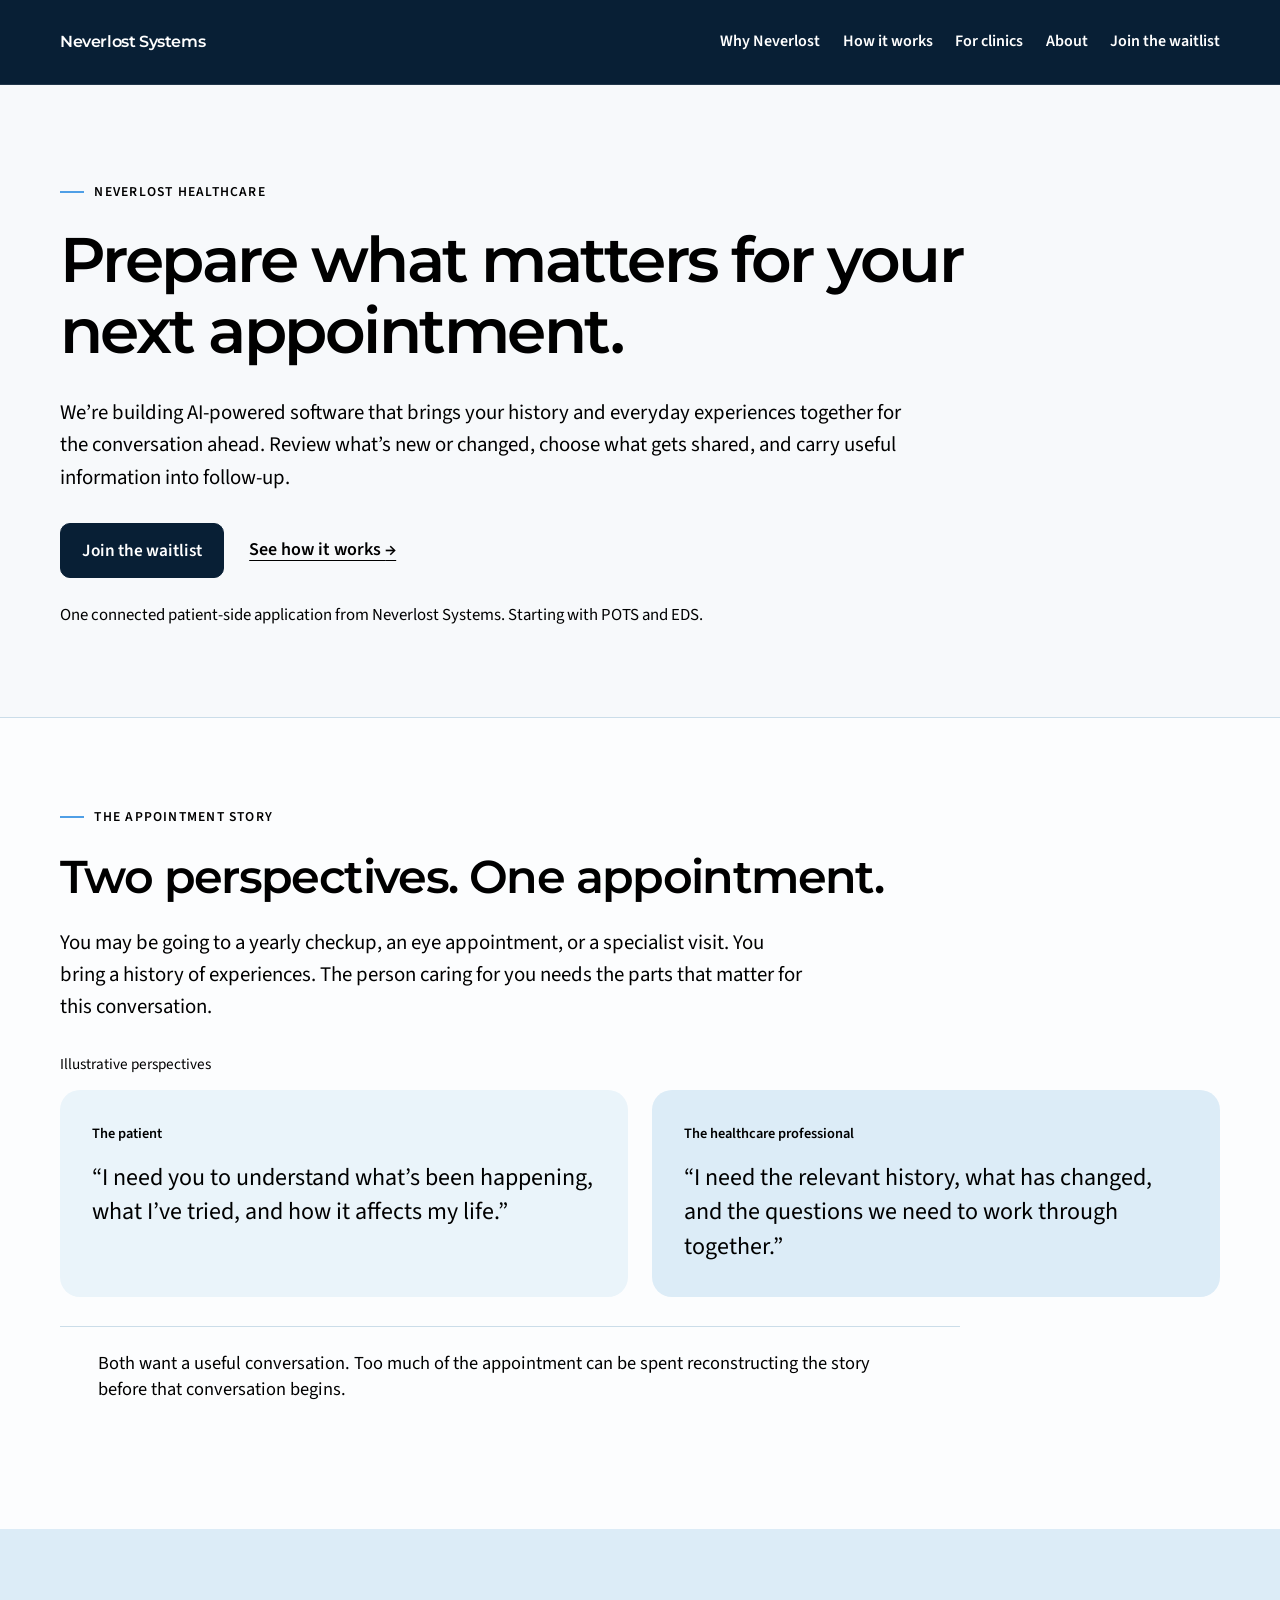
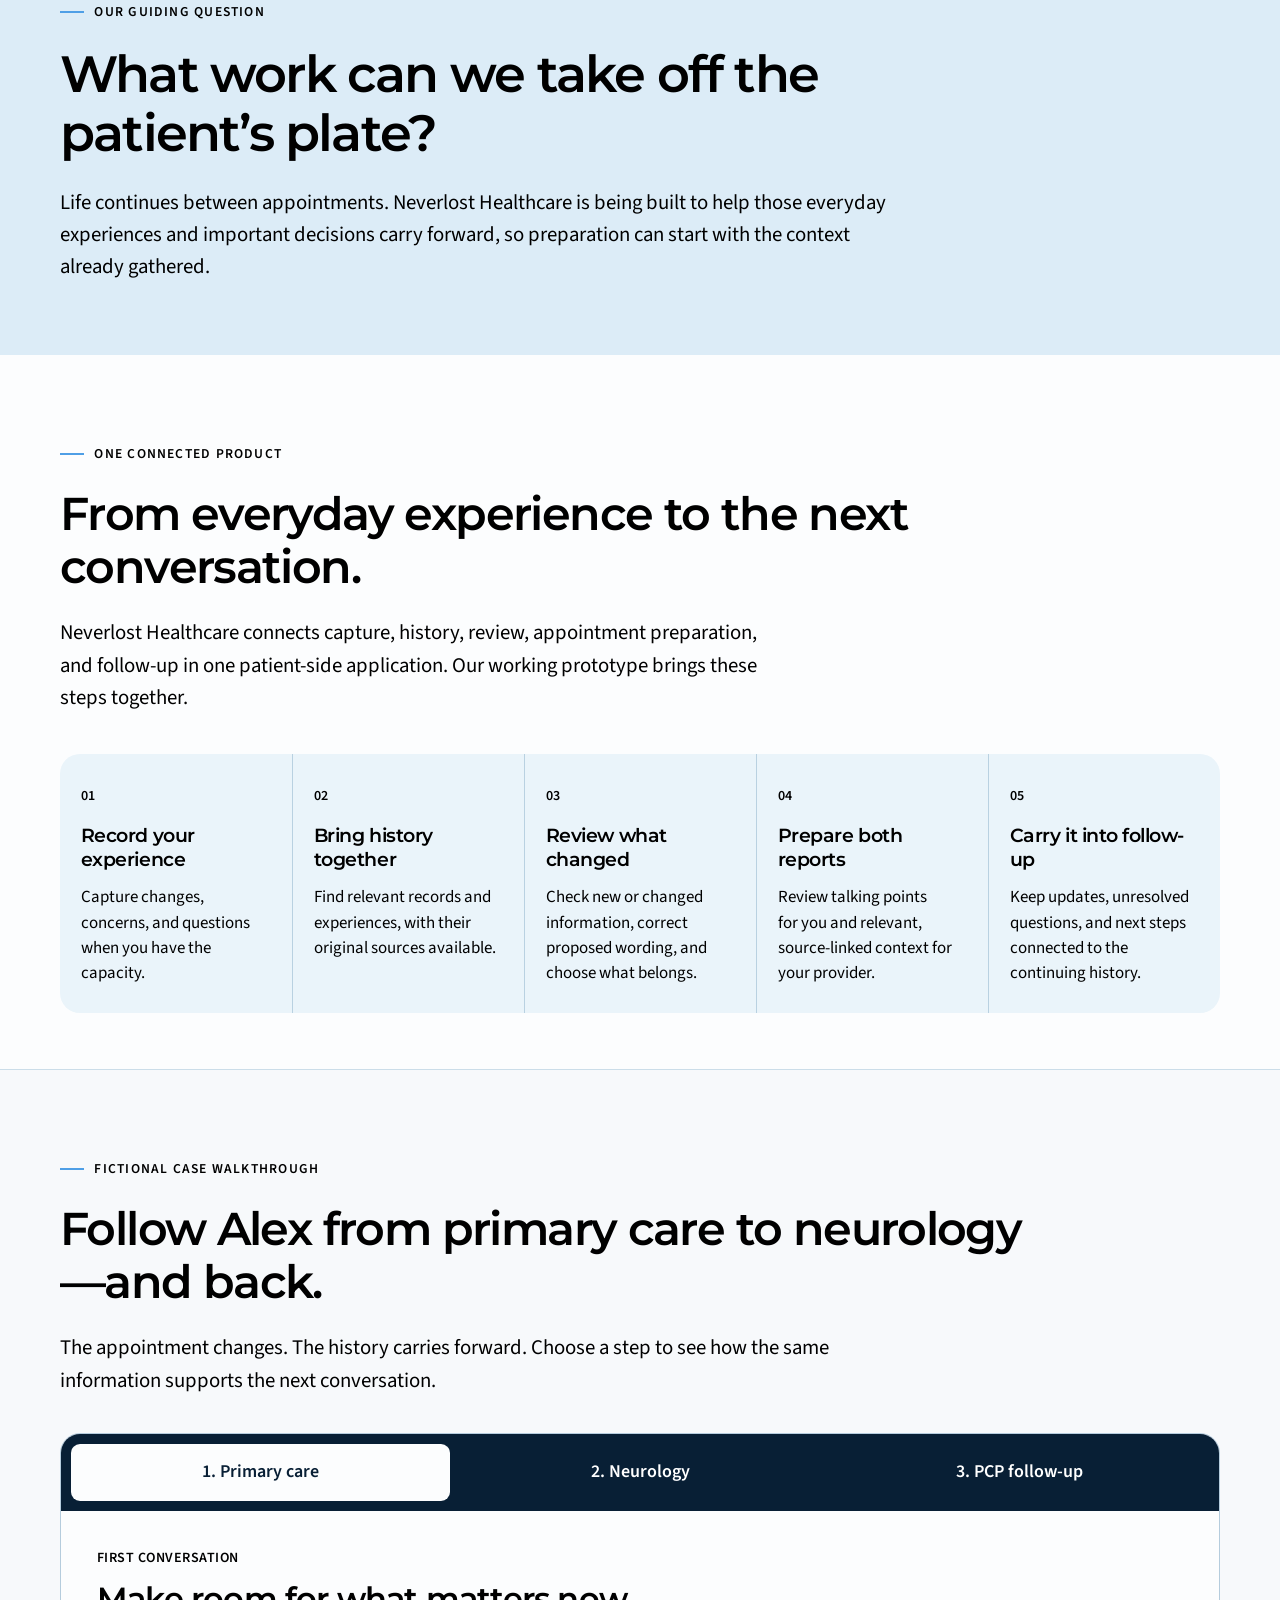
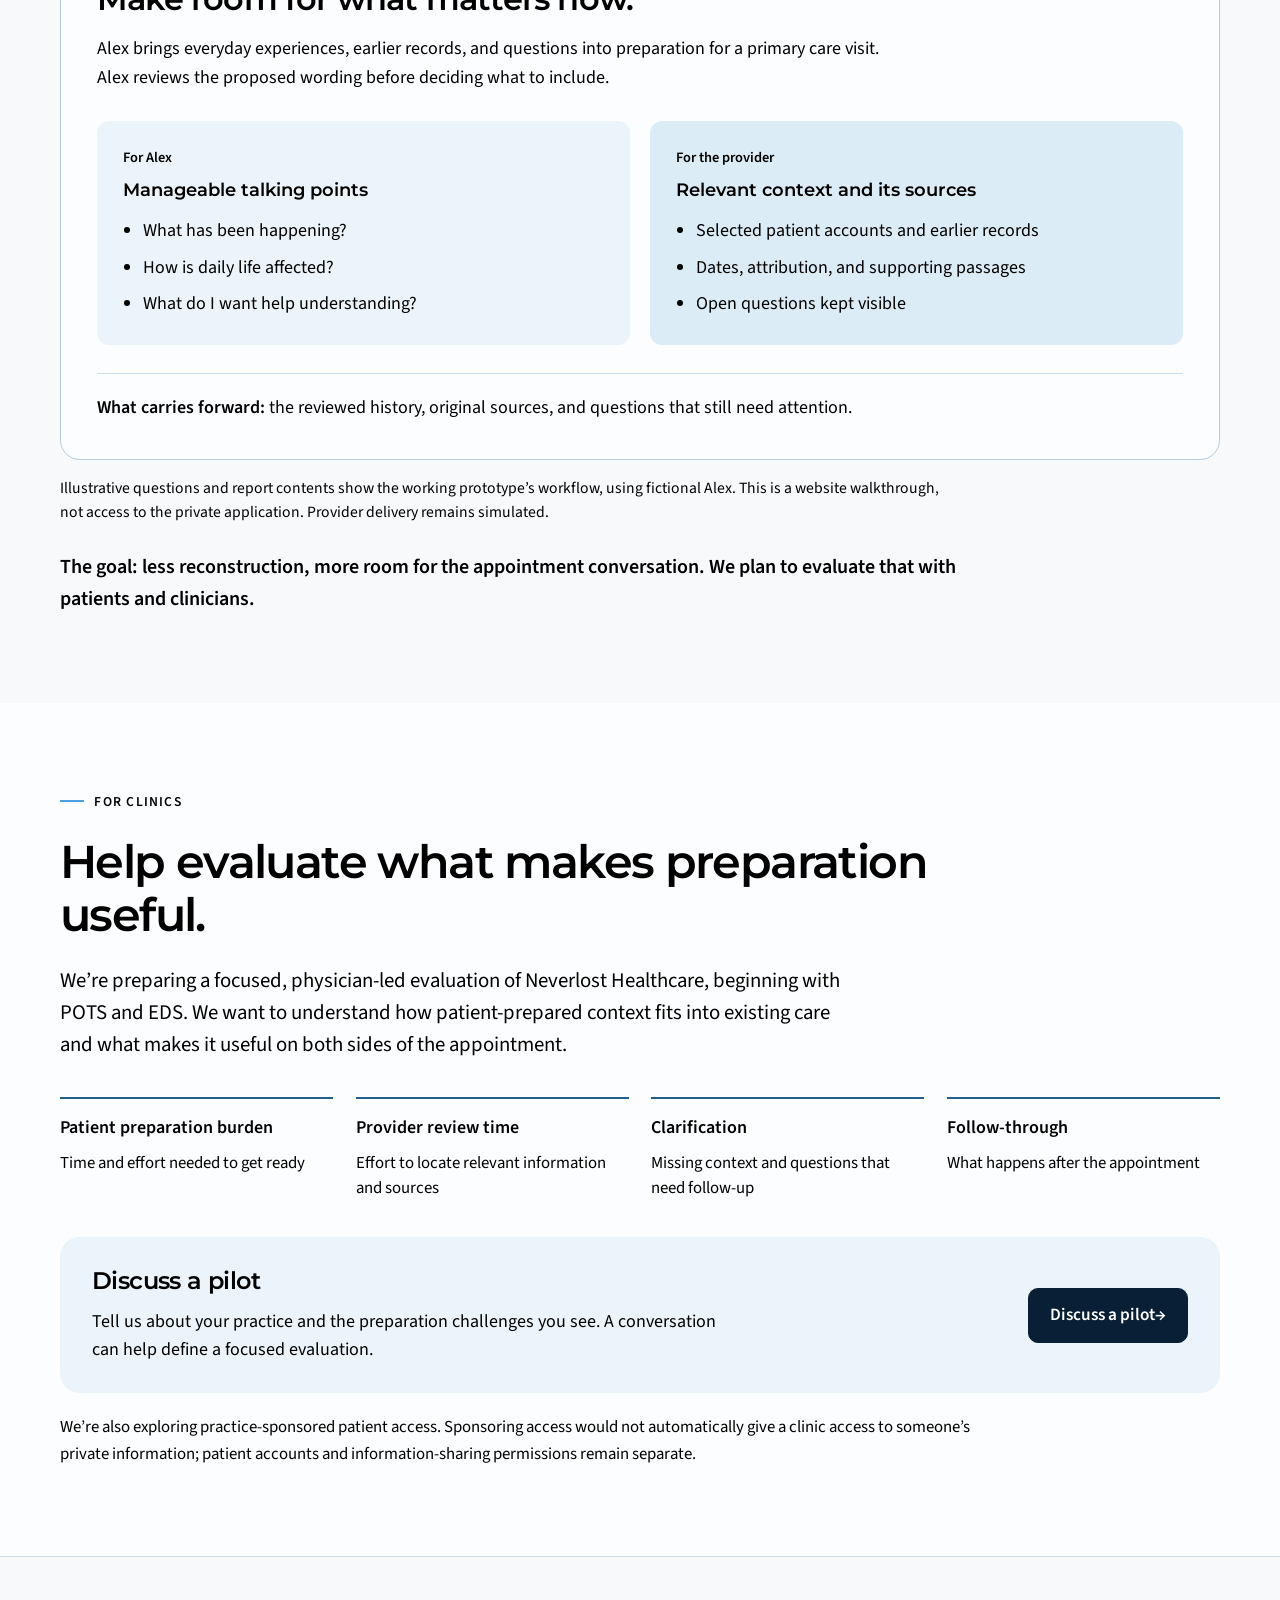
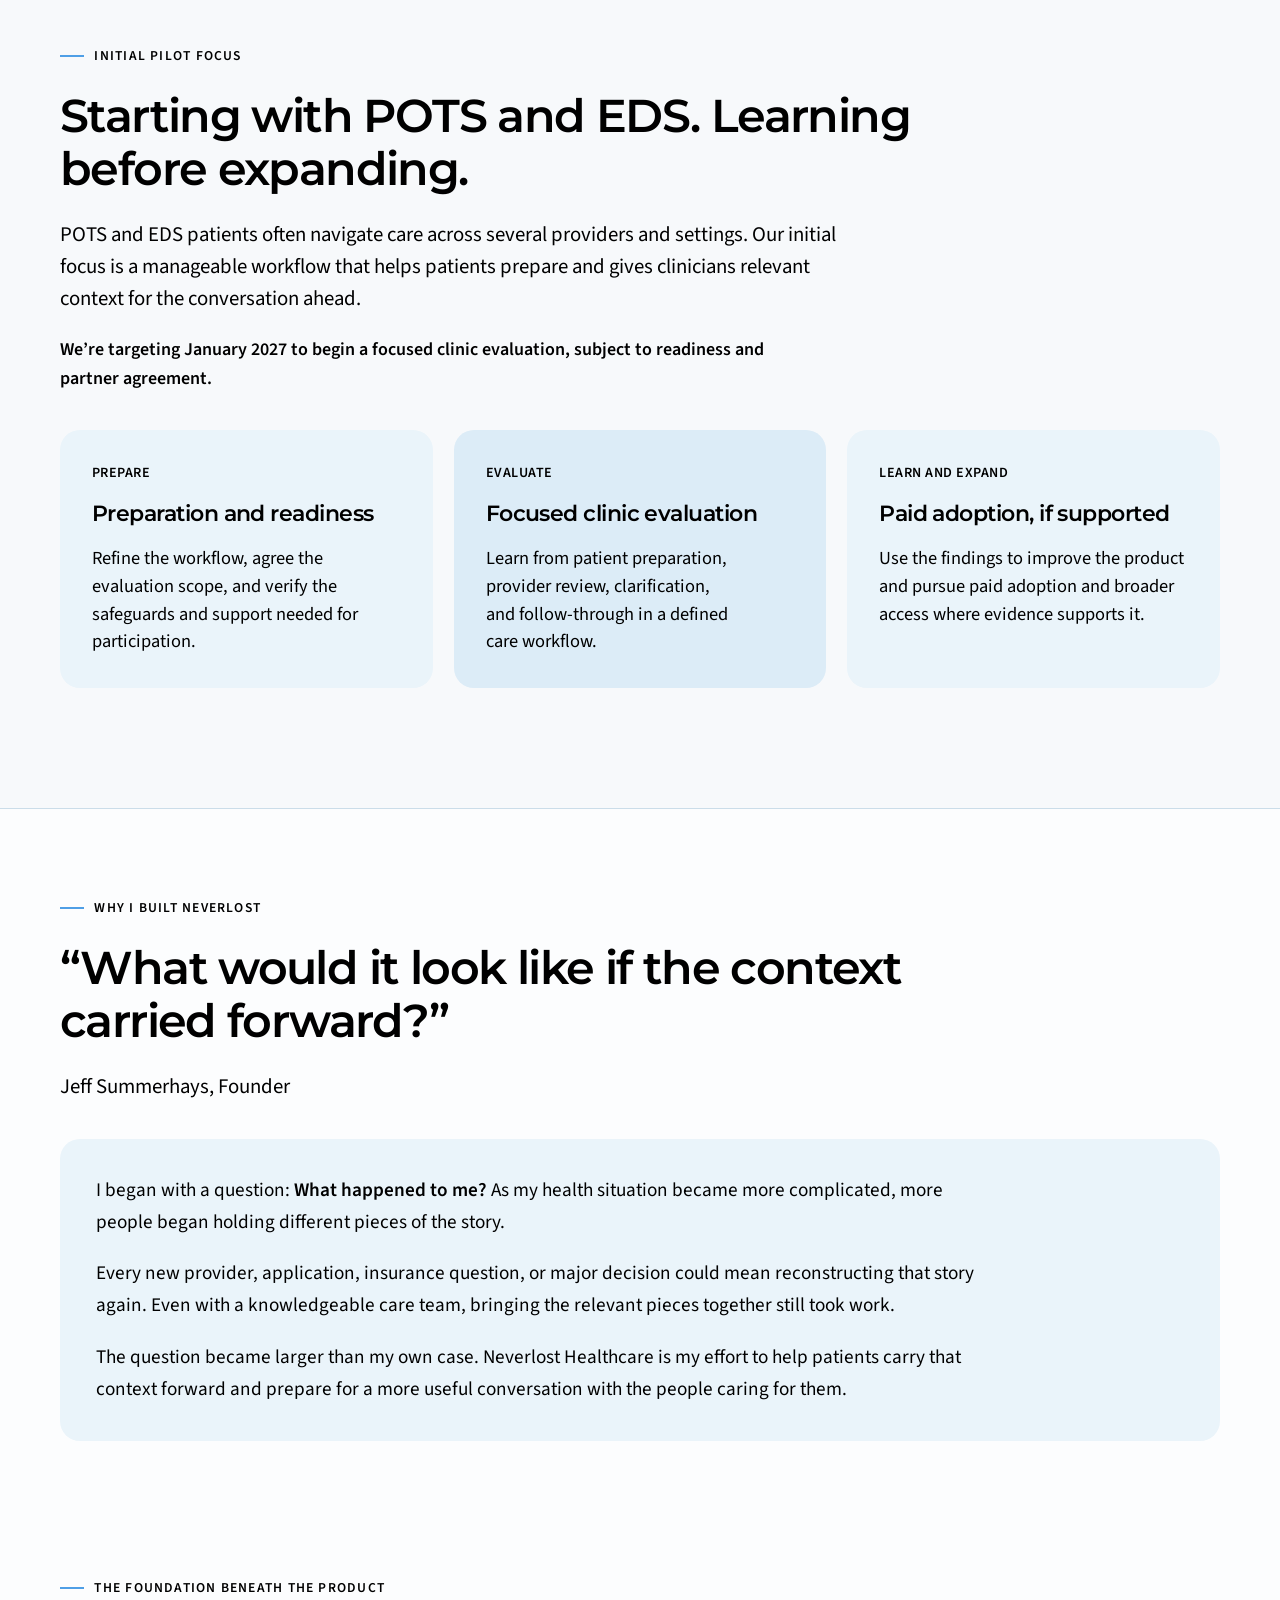
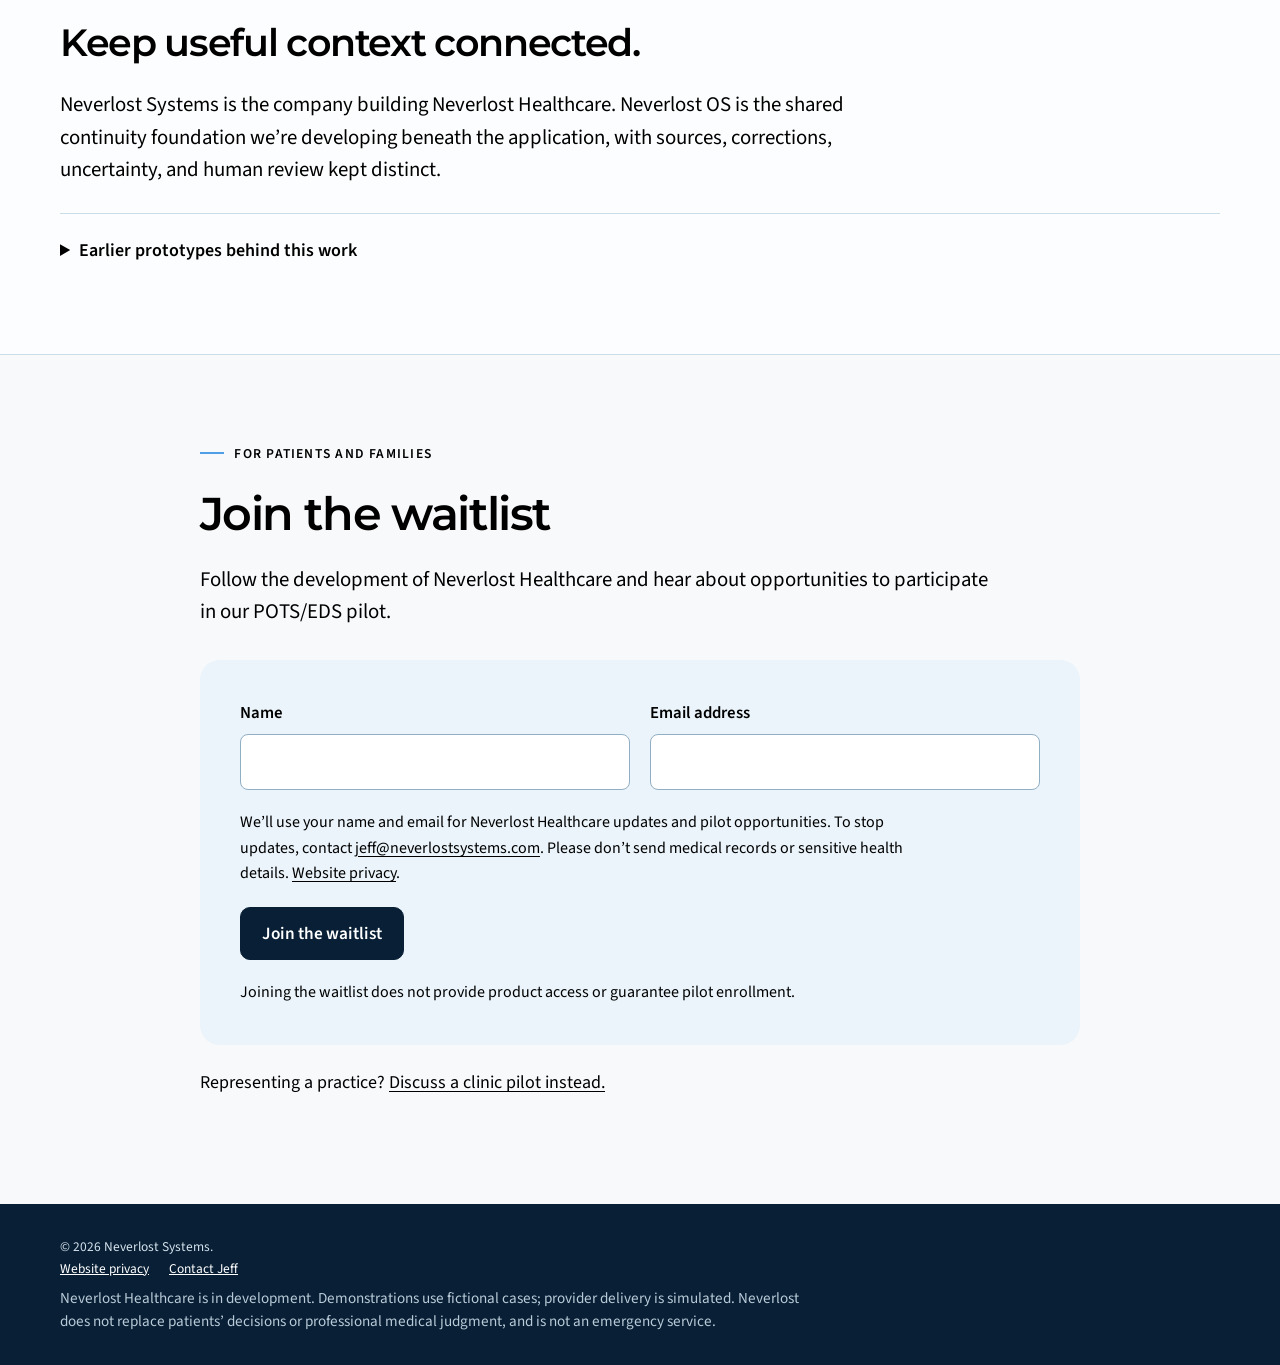
<file: index.html>
<!doctype html>
<html lang="en">
<head>
  <meta charset="utf-8">
  <meta name="viewport" content="width=device-width, initial-scale=1">
  <meta name="description" content="Neverlost Healthcare is patient-side AI software in development to connect everyday experiences, relevant history, reviewed reports, and follow-up. Built by Neverlost Systems.">
  <title>Neverlost Healthcare | Prepare for Your Next Appointment</title>

  <link rel="canonical" href="https://neverlostsystems.com/">
  <meta property="og:title" content="Neverlost Healthcare | Prepare for Your Next Appointment">
  <meta property="og:description" content="Prepare what matters for your next appointment. One connected patient-side application, built by Neverlost Systems.">
  <meta property="og:type" content="website">
  <meta property="og:url" content="https://neverlostsystems.com/">
  <meta property="og:image" content="https://neverlost-case-navigator.vercel.app/brand/nvlt-youtube-logo.png">
  <meta property="og:image:alt" content="Neverlost Systems NVLT logo">
  <meta name="twitter:card" content="summary">
  <meta name="twitter:title" content="Neverlost Healthcare | Prepare for Your Next Appointment">
  <meta name="twitter:description" content="Prepare what matters for your next appointment. One connected patient-side application, built by Neverlost Systems.">
  <meta name="twitter:image" content="https://neverlost-case-navigator.vercel.app/brand/nvlt-youtube-logo.png">

  <!-- Google tag (gtag.js) -->
  <script async src="https://www.googletagmanager.com/gtag/js?id=G-YWR8YKJC0G"></script>
  <script>
    window.dataLayer = window.dataLayer || [];
    function gtag(){dataLayer.push(arguments);}
    gtag('js', new Date());
    gtag('config', 'G-YWR8YKJC0G');
  </script>

  <link rel="stylesheet" href="styles.css">
  <link rel="stylesheet" href="brand-refresh.css">
  <link rel="stylesheet" href="positioning.css">
  <link rel="icon" type="image/svg+xml" href="assets/nvlt-official-logo.svg">
  <link rel="stylesheet" href="healthcare.css">
  <script src="script.js" defer></script>
  <script src="walkthrough.js" defer></script>
</head>
<body>
  <a class="skip-link" href="#main">Skip to content</a>
  <header class="site-header">
    <div class="container nav-wrap">
      <a class="brand" href="#top" aria-label="Neverlost Systems home"><span>Neverlost Systems</span></a>
      <button class="nav-toggle" type="button" aria-expanded="false" aria-controls="primary-nav">Menu</button>
      <nav id="primary-nav" class="primary-nav" aria-label="Primary navigation">
        <a href="#encounter-problem">Why Neverlost</a>
        <a href="#initial-product">How it works</a>
        <a href="#clinics">For clinics</a>
        <a href="#about">About</a>
        <a href="#early-access">Join the waitlist</a>
      </nav>
    </div>
  </header>
  <main id="main">
    <section id="top" class="hero section">
      <div class="container hero-grid"><div class="hero-copy">
        <p class="eyebrow">Neverlost Healthcare</p>
        <h1>Prepare what matters for your next appointment.</h1>
        <p class="hero-lede">We’re building AI-powered software that brings your history and everyday experiences together for the conversation ahead. Review what’s new or changed, choose what gets shared, and carry useful information into follow-up.</p>
        <div class="hero-actions"><a class="button button-primary" href="#early-access">Join the waitlist</a><a class="text-link" href="#live-demos">See how it works <span aria-hidden="true">→</span></a></div>
        <p class="hero-focus">One connected patient-side application from Neverlost Systems. Starting with POTS and EDS.</p>
      </div></div>
    </section>

    <section id="encounter-problem" class="section section-muted" aria-labelledby="problem-title">
      <div class="container">
        <p class="eyebrow">The appointment story</p>
        <h2 id="problem-title">Two perspectives. One appointment.</h2>
        <p class="section-lede">You may be going to a yearly checkup, an eye appointment, or a specialist visit. You bring a history of experiences. The person caring for you needs the parts that matter for this conversation.</p>
        <p class="illustration-note">Illustrative perspectives</p>
        <div class="perspective-grid">
          <article class="perspective-card"><p class="perspective-label">The patient</p><blockquote>“I need you to understand what’s been happening, what I’ve tried, and how it affects my life.”</blockquote></article>
          <article class="perspective-card"><p class="perspective-label">The healthcare professional</p><blockquote>“I need the relevant history, what has changed, and the questions we need to work through together.”</blockquote></article>
        </div>
        <p class="encounter-summary">Both want a useful conversation. Too much of the appointment can be spent reconstructing the story before that conversation begins.</p>
      </div>
    </section>

    <section id="guiding-question" class="section guiding-section" aria-labelledby="guiding-title">
      <div class="container"><p class="eyebrow">Our guiding question</p><h2 id="guiding-title">What work can we take off the patient’s plate?</h2><p class="section-lede">Life continues between appointments. Neverlost Healthcare is being built to help those everyday experiences and important decisions carry forward, so preparation can start with the context already gathered.</p></div>
    </section>

    <section id="initial-product" class="section" aria-labelledby="product-title">
      <div class="container">
        <p class="eyebrow">One connected product</p>
        <h2 id="product-title">From everyday experience to the next conversation.</h2>
        <p class="section-lede">Neverlost Healthcare connects capture, history, review, appointment preparation, and follow-up in one patient-side application. Our working prototype brings these steps together.</p>
        <ol class="care-sequence">
          <li><span class="card-index" aria-hidden="true">01</span><h3>Record your experience</h3><p>Capture changes, concerns, and questions when you have the capacity.</p></li>
          <li><span class="card-index" aria-hidden="true">02</span><h3>Bring history together</h3><p>Find relevant records and experiences, with their original sources available.</p></li>
          <li><span class="card-index" aria-hidden="true">03</span><h3>Review what changed</h3><p>Check new or changed information, correct proposed wording, and choose what belongs.</p></li>
          <li><span class="card-index" aria-hidden="true">04</span><h3>Prepare both reports</h3><p>Review talking points for you and relevant, source-linked context for your provider.</p></li>
          <li><span class="card-index" aria-hidden="true">05</span><h3>Carry it into follow-up</h3><p>Keep updates, unresolved questions, and next steps connected to the continuing history.</p></li>
        </ol>
      </div>
    </section>

    <section id="live-demos" class="section walkthrough-section" aria-labelledby="walkthrough-title">
      <div class="container">
        <p class="eyebrow">Fictional case walkthrough</p>
        <h2 id="walkthrough-title">Follow Alex from primary care to neurology—and back.</h2>
        <p class="section-lede">The appointment changes. The history carries forward. Choose a step to see how the same information supports the next conversation.</p>
        <div class="care-walkthrough" data-walkthrough>
          <div class="journey-tabs" role="tablist" aria-label="Alex’s care journey" hidden>
            <button id="tab-primary-care" type="button" role="tab" aria-selected="true" aria-controls="primary-care" tabindex="0">1. Primary care</button>
            <button id="tab-neurology" type="button" role="tab" aria-selected="false" aria-controls="neurology" tabindex="-1">2. Neurology</button>
            <button id="tab-follow-up" type="button" role="tab" aria-selected="false" aria-controls="follow-up" tabindex="-1">3. PCP follow-up</button>
          </div>
          <section id="primary-care" class="journey-panel" aria-labelledby="primary-care-title">
            <div class="journey-intro"><p class="product-status">First conversation</p><h3 id="primary-care-title">Make room for what matters now.</h3><p>Alex brings everyday experiences, earlier records, and questions into preparation for a primary care visit. Alex reviews the proposed wording before deciding what to include.</p></div>
            <div class="report-pair">
              <article><p class="report-audience">For Alex</p><h4>Manageable talking points</h4><ul><li>What has been happening?</li><li>How is daily life affected?</li><li>What do I want help understanding?</li></ul></article>
              <article><p class="report-audience">For the provider</p><h4>Relevant context and its sources</h4><ul><li>Selected patient accounts and earlier records</li><li>Dates, attribution, and supporting passages</li><li>Open questions kept visible</li></ul></article>
            </div>
            <p class="carry-forward"><strong>What carries forward:</strong> the reviewed history, original sources, and questions that still need attention.</p>
          </section>
          <section id="neurology" class="journey-panel" aria-labelledby="neurology-title">
            <div class="journey-intro"><p class="product-status">A different conversation</p><h3 id="neurology-title">Prepare for the specialist without starting over.</h3><p>For neurology, Alex can bring earlier context together with more recent experiences. What belongs in this specialist conversation is reviewed for that purpose.</p></div>
            <div class="report-pair">
              <article><p class="report-audience">For Alex</p><h4>Questions for this visit</h4><ul><li>What has changed since primary care?</li><li>What have I already discussed or tried?</li><li>Which questions remain unresolved?</li></ul></article>
              <article><p class="report-audience">For the provider</p><h4>Specialist-relevant preparation</h4><ul><li>Earlier context alongside newer information</li><li>Source-linked accounts and records</li><li>Uncertainty and corrections retained</li></ul></article>
            </div>
            <p class="carry-forward"><strong>What carries forward:</strong> the specialist record and subsequent experiences can become part of the next preparation after capture and review.</p>
          </section>
          <section id="follow-up" class="journey-panel" aria-labelledby="follow-up-title">
            <div class="journey-intro"><p class="product-status">Return to primary care</p><h3 id="follow-up-title">Begin with what happened next.</h3><p>At PCP follow-up, Alex prepares an updated view of the continuing story. New information can change the current draft while earlier decisions and saved report versions remain available.</p></div>
            <div class="report-pair">
              <article><p class="report-audience">For Alex</p><h4>A clearer follow-up conversation</h4><ul><li>What happened after the specialist visit?</li><li>What was manageable, difficult, or still unclear?</li><li>What should we discuss next?</li></ul></article>
              <article><p class="report-audience">For the provider</p><h4>Updates in context</h4><ul><li>The specialist record and newer patient accounts</li><li>Changes tied to their supporting sources</li><li>Unresolved questions and next steps</li></ul></article>
            </div>
            <p class="carry-forward"><strong>What carries forward:</strong> a more useful starting point for the next conversation, with the deeper history still available.</p>
          </section>
        </div>
        <p class="walkthrough-note">Illustrative questions and report contents show the working prototype’s workflow, using fictional Alex. This is a website walkthrough, not access to the private application. Provider delivery remains simulated.</p>
        <p class="outcome-intent">The goal: less reconstruction, more room for the appointment conversation. We plan to evaluate that with patients and clinicians.</p>
      </div>
    </section>

    <section id="clinics" class="section clinics-section" aria-labelledby="clinics-title">
      <div class="container"><p class="eyebrow">For clinics</p>
        <h2 id="clinics-title">Help evaluate what makes preparation useful.</h2>
        <p class="section-lede">We’re preparing a focused, physician-led evaluation of Neverlost Healthcare, beginning with POTS and EDS. We want to understand how patient-prepared context fits into existing care and what makes it useful on both sides of the appointment.</p>
        <dl class="evaluation-measures"><div><dt>Patient preparation burden</dt><dd>Time and effort needed to get ready</dd></div><div><dt>Provider review time</dt><dd>Effort to locate relevant information and sources</dd></div><div><dt>Clarification</dt><dd>Missing context and questions that need follow-up</dd></div><div><dt>Follow-through</dt><dd>What happens after the appointment</dd></div></dl>
        <div class="clinic-invitation"><div><h3>Discuss a pilot</h3><p>Tell us about your practice and the preparation challenges you see. A conversation can help define a focused evaluation.</p></div><a class="button button-primary" href="mailto:jeff@neverlostsystems.com?subject=Neverlost%20Healthcare%20clinic%20pilot">Discuss a pilot <span aria-hidden="true">→</span></a></div>
        <p class="sponsorship-note">We’re also exploring practice-sponsored patient access. Sponsoring access would not automatically give a clinic access to someone’s private information; patient accounts and information-sharing permissions remain separate.</p>
      </div>
    </section>

    <section id="advocacy" class="section focus-section" aria-labelledby="pilot-title">
      <div class="container"><p class="eyebrow">Initial pilot focus</p><h2 id="pilot-title">Starting with POTS and EDS. Learning before expanding.</h2>
        <p class="section-lede">POTS and EDS patients often navigate care across several providers and settings. Our initial focus is a manageable workflow that helps patients prepare and gives clinicians relevant context for the conversation ahead.</p>
        <p class="pilot-target">We’re targeting January 2027 to begin a focused clinic evaluation, subject to readiness and partner agreement.</p>
        <div class="pilot-roadmap" aria-label="Proposed pilot progression">
          <article class="roadmap-card"><p class="product-status">Prepare</p><h3>Preparation and readiness</h3><p>Refine the workflow, agree the evaluation scope, and verify the safeguards and support needed for participation.</p></article>
          <article class="roadmap-card roadmap-card-highlight"><p class="product-status">Evaluate</p><h3>Focused clinic evaluation</h3><p>Learn from patient preparation, provider review, clarification, and follow-through in a defined care workflow.</p></article>
          <article class="roadmap-card"><p class="product-status">Learn and expand</p><h3>Paid adoption, if supported</h3><p>Use the findings to improve the product and pursue paid adoption and broader access where evidence supports it.</p></article>
        </div>
      </div>
    </section>

    <section id="about" class="section" aria-labelledby="about-title">
      <div class="container"><p class="eyebrow">Why I built Neverlost</p><h2 id="about-title">“What would it look like if the context carried forward?”</h2><p class="section-lede">Jeff Summerhays, Founder</p>
        <div class="founder-story"><p>I began with a question: <strong>What happened to me?</strong> As my health situation became more complicated, more people began holding different pieces of the story.</p><p>Every new provider, application, insurance question, or major decision could mean reconstructing that story again. Even with a knowledgeable care team, bringing the relevant pieces together still took work.</p><p>The question became larger than my own case. Neverlost Healthcare is my effort to help patients carry that context forward and prepare for a more useful conversation with the people caring for them.</p></div>
      </div>
    </section>

    <section id="neverlost-os" class="section section-muted foundation-section" aria-labelledby="foundation-title">
      <div class="container"><p class="eyebrow">The foundation beneath the product</p><h2 id="foundation-title">Keep useful context connected.</h2><p class="section-lede">Neverlost Systems is the company building Neverlost Healthcare. Neverlost OS is the shared continuity foundation we’re developing beneath the application, with sources, corrections, uncertainty, and human review kept distinct.</p>
        <details class="prototype-background"><summary>Earlier prototypes behind this work</summary><p>These separate prototypes informed the connected Healthcare application. They remain background demonstrations, at different stages of development, using fictional cases.</p><ul><li><a href="https://neverlost-v1-portfolio.vercel.app/v2" target="_blank" rel="noreferrer">Neverlost V2</a> — source-linked evidence organization and review.</li><li><a href="https://neverlost-case-navigator.vercel.app/" target="_blank" rel="noreferrer">Case Navigator</a> — reviewable findings, timelines, and report preparation.</li><li><a href="https://neverlost-full-human-pathway.vercel.app/" target="_blank" rel="noreferrer">Full Human Pathway</a> — broader life context, coordination, and next steps.</li></ul></details>
      </div>
    </section>

    <section id="early-access" class="section section-muted contact-section" aria-labelledby="early-access-title">
      <span id="contact" class="legacy-anchor" aria-hidden="true"></span>
      <div class="container waitlist-intro"><p class="eyebrow">For patients and families</p><h2 id="early-access-title">Join the waitlist</h2><p class="section-lede">Follow the development of Neverlost Healthcare and hear about opportunities to participate in our POTS/EDS pilot.</p></div>
      <div class="container contact-card waitlist-card">
        <form id="early-access-form" class="early-access-form" action="https://formsubmit.co/jeff@neverlostsystems.com" method="POST" aria-labelledby="early-access-title" aria-describedby="waitlist-privacy waitlist-expectation">
          <input type="hidden" name="_subject" value="Neverlost Healthcare waitlist">
          <input type="hidden" name="_template" value="table">
          <div class="form-honeypot" aria-hidden="true"><label>Leave this field empty<input type="text" name="_honey" tabindex="-1" autocomplete="off"></label></div>
          <div class="form-row"><label for="early-access-name">Name<input id="early-access-name" type="text" name="name" autocomplete="name" maxlength="150" required></label><label for="early-access-email">Email address<input id="early-access-email" type="email" name="email" autocomplete="email" maxlength="254" required></label></div>
          <p id="waitlist-privacy" class="form-note">We’ll use your name and email for Neverlost Healthcare updates and pilot opportunities. To stop updates, contact <a href="mailto:jeff@neverlostsystems.com">jeff@neverlostsystems.com</a>. Please don’t send medical records or sensitive health details. <a href="privacy.html">Website privacy</a>.</p>
          <button class="button button-primary" type="submit">Join the waitlist</button>
          <p id="waitlist-expectation" class="signup-expectation">Joining the waitlist does not provide product access or guarantee pilot enrollment.</p>
        </form>
      </div>
      <p class="container clinic-signpost">Representing a practice? <a href="#clinics">Discuss a clinic pilot instead.</a></p>
    </section>
  </main>
  <footer class="site-footer"><div class="container footer-wrap"><div><p>© <span id="year"></span> Neverlost Systems.</p><p class="footer-links"><a href="privacy.html">Website privacy</a><a href="mailto:jeff@neverlostsystems.com">Contact Jeff</a></p></div><p class="footer-disclaimer">Neverlost Healthcare is in development. Demonstrations use fictional cases; provider delivery is simulated. Neverlost does not replace patients’ decisions or professional medical judgment, and is not an emergency service.</p></div></footer>
</body>
</html>
</file>
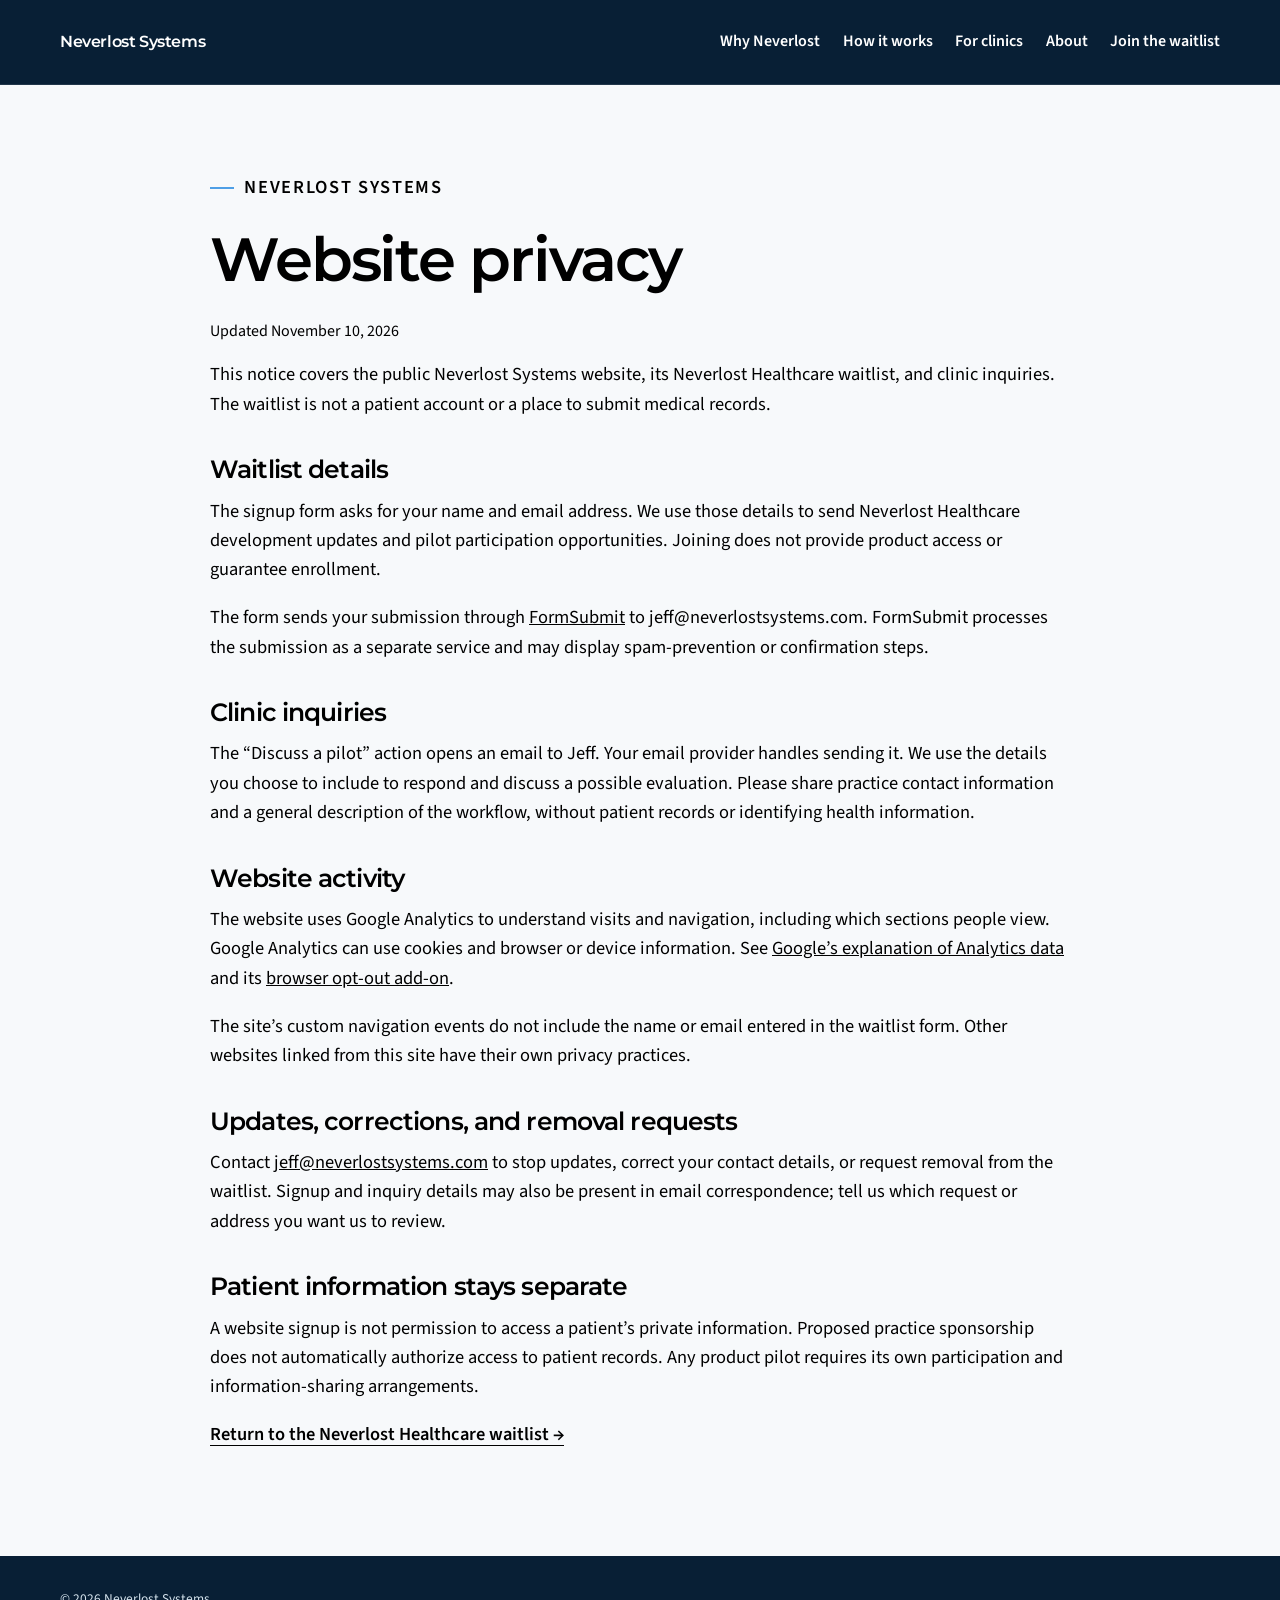
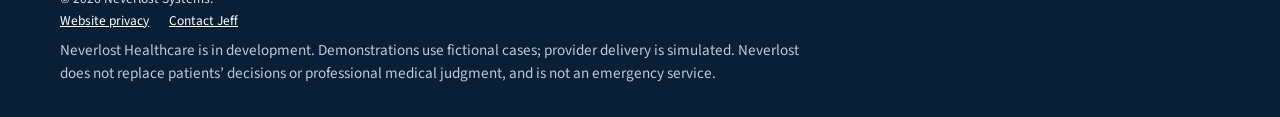
<file: privacy.html>
<!doctype html>
<html lang="en">
<head>
  <meta charset="utf-8">
  <meta name="viewport" content="width=device-width, initial-scale=1">
  <meta name="description" content="How the Neverlost Systems website handles waitlist details, clinic inquiries, and website analytics.">
  <title>Website Privacy | Neverlost Systems</title>

  <link rel="canonical" href="https://neverlostsystems.com/privacy.html">
  <meta property="og:title" content="Website Privacy | Neverlost Systems">
  <meta property="og:description" content="How the Neverlost Systems website handles waitlist details, clinic inquiries, and website analytics.">
  <meta property="og:type" content="website">
  <meta property="og:url" content="https://neverlostsystems.com/privacy.html">
  <meta property="og:image" content="https://neverlost-case-navigator.vercel.app/brand/nvlt-youtube-logo.png">
  <meta property="og:image:alt" content="Neverlost Systems NVLT logo">
  <meta name="twitter:card" content="summary">
  <meta name="twitter:title" content="Website Privacy | Neverlost Systems">
  <meta name="twitter:description" content="How the Neverlost Systems website handles waitlist details, clinic inquiries, and website analytics.">
  <meta name="twitter:image" content="https://neverlost-case-navigator.vercel.app/brand/nvlt-youtube-logo.png">

  <!-- Google tag (gtag.js) -->
  <script async src="https://www.googletagmanager.com/gtag/js?id=G-YWR8YKJC0G"></script>
  <script>
    window.dataLayer = window.dataLayer || [];
    function gtag(){dataLayer.push(arguments);}
    gtag('js', new Date());
    gtag('config', 'G-YWR8YKJC0G');
  </script>

  <link rel="stylesheet" href="styles.css">
  <link rel="stylesheet" href="brand-refresh.css">
  <link rel="stylesheet" href="positioning.css">
  <link rel="icon" type="image/svg+xml" href="assets/nvlt-official-logo.svg">
  <link rel="stylesheet" href="healthcare.css">
  <script src="script.js" defer></script>
  <script src="walkthrough.js" defer></script>
</head>
<body>
  <a class="skip-link" href="#main">Skip to content</a>
  <header class="site-header">
    <div class="container nav-wrap">
      <a class="brand" href="index.html#top" aria-label="Neverlost Systems home"><span>Neverlost Systems</span></a>
      <button class="nav-toggle" type="button" aria-expanded="false" aria-controls="primary-nav">Menu</button>
      <nav id="primary-nav" class="primary-nav" aria-label="Primary navigation">
        <a href="index.html#encounter-problem">Why Neverlost</a>
        <a href="index.html#initial-product">How it works</a>
        <a href="index.html#clinics">For clinics</a>
        <a href="index.html#about">About</a>
        <a href="index.html#early-access">Join the waitlist</a>
      </nav>
    </div>
  </header>
  <main id="main" class="privacy-page"><section class="section"><div class="container privacy-copy"><p class="eyebrow">Neverlost Systems</p><h1>Website privacy</h1><p class="privacy-updated">Updated November 10, 2026</p><p>This notice covers the public Neverlost Systems website, its Neverlost Healthcare waitlist, and clinic inquiries. The waitlist is not a patient account or a place to submit medical records.</p>
    <h2>Waitlist details</h2><p>The signup form asks for your name and email address. We use those details to send Neverlost Healthcare development updates and pilot participation opportunities. Joining does not provide product access or guarantee enrollment.</p><p>The form sends your submission through <a href="https://formsubmit.co/privacy.pdf" target="_blank" rel="noreferrer">FormSubmit</a> to jeff@neverlostsystems.com. FormSubmit processes the submission as a separate service and may display spam-prevention or confirmation steps.</p>
    <h2>Clinic inquiries</h2><p>The “Discuss a pilot” action opens an email to Jeff. Your email provider handles sending it. We use the details you choose to include to respond and discuss a possible evaluation. Please share practice contact information and a general description of the workflow, without patient records or identifying health information.</p>
    <h2>Website activity</h2><p>The website uses Google Analytics to understand visits and navigation, including which sections people view. Google Analytics can use cookies and browser or device information. See <a href="https://support.google.com/analytics/answer/6004245?hl=en" target="_blank" rel="noreferrer">Google’s explanation of Analytics data</a> and its <a href="https://tools.google.com/dlpage/gaoptout" target="_blank" rel="noreferrer">browser opt-out add-on</a>.</p><p>The site’s custom navigation events do not include the name or email entered in the waitlist form. Other websites linked from this site have their own privacy practices.</p>
    <h2>Updates, corrections, and removal requests</h2><p>Contact <a href="mailto:jeff@neverlostsystems.com?subject=Neverlost%20website%20privacy">jeff@neverlostsystems.com</a> to stop updates, correct your contact details, or request removal from the waitlist. Signup and inquiry details may also be present in email correspondence; tell us which request or address you want us to review.</p>
    <h2>Patient information stays separate</h2><p>A website signup is not permission to access a patient’s private information. Proposed practice sponsorship does not automatically authorize access to patient records. Any product pilot requires its own participation and information-sharing arrangements.</p><p><a class="text-link" href="index.html#early-access">Return to the Neverlost Healthcare waitlist →</a></p>
  </div></section></main>
  <footer class="site-footer"><div class="container footer-wrap"><div><p>© <span id="year"></span> Neverlost Systems.</p><p class="footer-links"><a href="privacy.html">Website privacy</a><a href="mailto:jeff@neverlostsystems.com">Contact Jeff</a></p></div><p class="footer-disclaimer">Neverlost Healthcare is in development. Demonstrations use fictional cases; provider delivery is simulated. Neverlost does not replace patients’ decisions or professional medical judgment, and is not an emergency service.</p></div></footer>
</body>
</html>
</file>
<file: styles.css>
:root {
  --bg: #f7f9fc;
  --surface: #ffffff;
  --surface-muted: #eef3f8;
  --text: #132033;
  --text-muted: #526176;
  --line: #dbe3ed;
  --brand: #1357d4;
  --brand-dark: #0d3e9d;
  --dark: #0f1d30;
  --dark-soft: #172943;
  --modern-cream: #F7F3E9;
  --modern-paper: #FFFCF4;
  --modern-ink: #171512;
  --modern-gold: #A79567;
  --modern-gold-dark: #877348;
  --modern-line: #D9CEB8;
  --max-width: 1160px;
  --radius: 22px;
  --shadow: 0 18px 50px rgba(15, 29, 48, 0.08);
}

* {
  box-sizing: border-box;
}

html {
  scroll-behavior: smooth;
}

body {
  margin: 0;
  font-family: "Inter", system-ui, sans-serif;
  color: var(--text);
  background: var(--bg);
  line-height: 1.65;
}

a {
  color: inherit;
}

h1,
h2,
h3,
p {
  margin-top: 0;
}

h1,
h2,
h3 {
  font-family: "Manrope", system-ui, sans-serif;
  line-height: 1.1;
}

h1 {
  max-width: 820px;
  margin-bottom: 1.5rem;
  font-size: clamp(3rem, 7vw, 6.6rem);
  letter-spacing: -0.065em;
}

h2 {
  max-width: 800px;
  margin-bottom: 1.25rem;
  font-size: clamp(2rem, 4vw, 3.8rem);
  letter-spacing: -0.045em;
}

h3 {
  margin-bottom: 0.7rem;
  font-size: 1.25rem;
  letter-spacing: -0.02em;
}

.container {
  width: min(calc(100% - 2rem), var(--max-width));
  margin-inline: auto;
}

.narrow {
  max-width: 1040px;
}

.section {
  padding: 7rem 0;
}

.section-muted {
  background: var(--surface-muted);
}

.section-dark {
  color: #f5f8fc;
  background: var(--dark);
}

.eyebrow,
.card-label,
.project-type {
  margin-bottom: 1rem;
  font-size: 0.75rem;
  font-weight: 700;
  letter-spacing: 0.14em;
  text-transform: uppercase;
}

.eyebrow {
  color: var(--brand);
}

.section-dark .eyebrow {
  color: #85adff;
}

.section-lede,
.hero-lede {
  color: var(--text-muted);
  font-size: 1.15rem;
}

.hero-detail {
  max-width: 720px;
  margin-bottom: 2rem;
  color: var(--text-muted);
}

.section-dark .section-lede {
  color: #b7c3d4;
}

.skip-link {
  position: absolute;
  top: -60px;
  left: 1rem;
  z-index: 100;
  padding: 0.8rem 1rem;
  color: #fff;
  background: var(--brand);
  border-radius: 10px;
}

.skip-link:focus {
  top: 1rem;
}

.site-header {
  position: sticky;
  top: 0;
  z-index: 20;
  background: rgba(247, 249, 252, 0.9);
  border-bottom: 1px solid rgba(219, 227, 237, 0.8);
  backdrop-filter: blur(18px);
}

.nav-wrap,
.footer-wrap,
.contact-card {
  display: flex;
  align-items: center;
  justify-content: space-between;
  gap: 2rem;
}

.nav-wrap {
  min-height: 76px;
}

.brand {
  display: inline-flex;
  align-items: center;
  gap: 0.75rem;
  font-family: "Manrope", sans-serif;
  font-weight: 800;
  text-decoration: none;
}

.brand-mark {
  display: grid;
  width: 38px;
  height: 38px;
  place-items: center;
  color: #fff;
  background: var(--brand);
  border-radius: 12px;
}

.primary-nav {
  display: flex;
  gap: 1.4rem;
}

.primary-nav a {
  color: var(--text-muted);
  font-size: 0.92rem;
  font-weight: 600;
  text-decoration: none;
}

.primary-nav a:hover,
.primary-nav a:focus-visible {
  color: var(--brand);
}

.nav-toggle {
  display: none;
}

.hero {
  overflow: hidden;
  padding-top: 8rem;
  background:
    radial-gradient(circle at 82% 18%, rgba(19, 87, 212, 0.14), transparent 28rem),
    linear-gradient(180deg, #fbfdff 0%, var(--bg) 100%);
}

.hero-grid,
.split-grid,
.about-grid {
  display: grid;
  gap: 4rem;
}

.hero-grid {
  grid-template-columns: minmax(0, 1.7fr) minmax(280px, 0.75fr);
  align-items: end;
}

.hero-lede {
  max-width: 700px;
  margin-bottom: 2rem;
  font-size: clamp(1.15rem, 2vw, 1.35rem);
}

/* Establish the existing message-panel palette at the start of the homepage. */
#top {
  background: var(--surface);
}

#encounter-problem {
  background: var(--bg);
}

#encounter-problem .eyebrow,
#encounter-problem h2,
#encounter-problem .section-lede:not(.encounter-summary) {
  text-align: center;
}

#encounter-problem h2 {
  margin-inline: auto;
}

#encounter-problem .perspective-grid {
  max-width: 960px;
  margin-inline: auto;
}

#encounter-problem .section-lede:not(.encounter-summary) {
  margin-bottom: 0;
}

#top h1 {
  width: fit-content;
  max-width: min(100%, 900px);
  padding: clamp(1.5rem, 3vw, 2.5rem);
  color: #fff;
  background: var(--dark);
  border-radius: var(--radius);
  font-size: clamp(2.5rem, 5vw, 4.7rem);
}

#top .hero-lede {
  margin-bottom: 0;
}

#encounter-problem .encounter-summary {
  max-width: 800px;
  margin: 1rem auto 0;
  padding: clamp(1.5rem, 3vw, 2.5rem);
  color: #fff;
  background: var(--dark);
  border-radius: var(--radius);
  font-family: "Manrope", system-ui, sans-serif;
  font-size: clamp(1.25rem, 2.2vw, 1.75rem);
  line-height: 1.4;
  letter-spacing: -0.02em;
  text-align: left;
}

.hero-actions {
  display: flex;
  flex-wrap: wrap;
  gap: 0.9rem;
  margin-bottom: 1.35rem;
}

.button {
  display: inline-flex;
  align-items: center;
  justify-content: center;
  min-height: 50px;
  padding: 0.8rem 1.15rem;
  font-weight: 700;
  text-decoration: none;
  border: 1px solid transparent;
  border-radius: 12px;
}

.button-primary {
  color: #fff;
  background: var(--brand);
}

.button-primary:hover,
.button-primary:focus-visible {
  background: var(--brand-dark);
}

#live-demos .button-primary {
  color: #fff;
  background: var(--dark);
}

#live-demos .button-primary:hover,
#live-demos .button-primary:focus-visible {
  background: var(--dark-soft);
}

#live-demos .button-primary:focus-visible {
  outline: 3px solid var(--brand);
  outline-offset: 3px;
}

.button-secondary {
  background: transparent;
  border-color: var(--line);
}

.button-secondary:hover,
.button-secondary:focus-visible {
  background: var(--surface);
}

.status-note {
  color: var(--text-muted);
  font-size: 0.88rem;
}

.principle-card,
.project-card,
.feature-card,
.pathway-card,
.contact-card {
  border: 1px solid var(--line);
  border-radius: var(--radius);
}

.principle-card {
  padding: 2rem;
  background: rgba(255, 255, 255, 0.8);
  box-shadow: var(--shadow);
}

.principle-card blockquote {
  margin: 0 0 1.25rem;
  font-family: "Manrope", sans-serif;
  font-size: 2rem;
  font-weight: 700;
  line-height: 1.15;
  letter-spacing: -0.04em;
}

.principle-card p:last-child {
  margin-bottom: 0;
  color: var(--text-muted);
}

.problem-grid,
.project-grid,
.pathway-grid {
  display: grid;
  grid-template-columns: repeat(3, 1fr);
  gap: 1.2rem;
  margin-top: 3rem;
}

.product-grid {
  display: grid;
  grid-template-columns: repeat(3, 1fr);
  gap: 1.2rem;
  margin-top: 3rem;
}

.product-card {
  min-height: 330px;
  padding: 1.75rem;
  background: var(--surface);
  border: 1px solid var(--line);
  border-radius: var(--radius);
}

.product-card-foundation {
  color: #f5f8fc;
  background: var(--dark);
  border-color: var(--dark);
}

.product-status {
  margin-bottom: 1.5rem;
  color: var(--brand);
  font-size: 0.75rem;
  font-weight: 700;
  letter-spacing: 0.12em;
  text-transform: uppercase;
}

.product-card-foundation .product-status {
  color: #85adff;
}

.product-card > p:not(.product-status) {
  color: var(--text-muted);
}

#live-demos {
  background: var(--bg);
}

#live-demos .product-grid {
  grid-template-columns: repeat(2, minmax(0, 1fr));
  gap: 1.5rem;
}

#live-demos .product-card {
  display: flex;
  min-width: 0;
  min-height: 0;
  flex-direction: column;
}

#live-demos .product-card .button {
  margin-top: auto;
  gap: 0.4rem;
}

#live-demos .product-feature {
  display: grid;
  grid-column: 1 / -1;
  grid-template-columns: minmax(0, 0.95fr) minmax(0, 1.05fr);
  gap: clamp(1.5rem, 3.5vw, 3rem);
  padding: clamp(1.5rem, 3.5vw, 3rem);
}

.product-feature-heading,
.product-feature-content {
  min-width: 0;
}

.product-feature-heading {
  display: flex;
  flex-direction: column;
  align-items: center;
}

.product-feature-heading h3 {
  max-width: 100%;
  margin-bottom: 2rem;
  padding: 0.85rem 1.25rem;
  color: #fff;
  background: var(--dark);
  border-radius: var(--radius);
  font-size: 1.4rem;
  text-align: center;
}

.product-feature-tagline {
  display: block;
  width: fit-content;
  max-width: min(100%, 22ch);
  margin: 0 auto;
  color: var(--text);
  font-family: "Manrope", system-ui, sans-serif;
  font-size: clamp(1.7rem, 2.6vw, 2.4rem);
  font-weight: 800;
  line-height: 1.15;
  letter-spacing: -0.04em;
  text-align: center;
}

.product-feature-content {
  display: flex;
  flex-direction: column;
  align-items: flex-start;
  color: var(--text-muted);
  font-size: 1.1rem;
}

.product-feature-content p {
  max-width: 52ch;
}

.product-feature-content p:last-of-type {
  margin-bottom: 1.75rem;
}

@media (max-width: 900px) {
  #live-demos .product-feature {
    grid-template-columns: 1fr;
  }
}

@media (max-width: 640px) {
  #live-demos .product-grid {
    grid-template-columns: 1fr;
  }

  .product-feature-content .button {
    width: 100%;
  }
}

.product-card-foundation > p:not(.product-status) {
  color: #c6d1df;
}

.product-detail {
  font-size: 0.92rem;
}

.process-loop {
  display: grid;
  grid-template-columns: repeat(4, 1fr);
  gap: 0;
  margin: 3rem 0 0;
  padding: 0;
  list-style: none;
  counter-reset: process;
}

.process-loop li {
  position: relative;
  padding: 1.25rem 1.5rem 1.25rem 2.4rem;
  color: #f5f8fc;
  border-top: 1px solid rgba(255, 255, 255, 0.2);
  counter-increment: process;
  font-family: "Manrope", system-ui, sans-serif;
  font-weight: 700;
}

.process-loop li::before {
  position: absolute;
  left: 0;
  color: #85adff;
  content: counter(process, decimal-leading-zero);
  font-size: 0.72rem;
  letter-spacing: 0.08em;
}

.process-loop li:not(:last-child)::after {
  position: absolute;
  top: 1.22rem;
  right: 0.2rem;
  color: #85adff;
  content: "→";
}

.process-return {
  display: flex;
  align-items: center;
  justify-content: flex-end;
  gap: 0.65rem;
  margin: 0.65rem 0 0;
  color: #85adff;
  font-family: "Manrope", system-ui, sans-serif;
  font-size: 0.72rem;
  font-weight: 700;
  letter-spacing: 0.08em;
}

.process-return::before {
  width: 3.5rem;
  height: 1px;
  background: rgba(133, 173, 255, 0.5);
  content: "";
}

.emerging-lane {
  align-items: center;
}

.boundary-note {
  margin: 1.5rem 0 0;
  padding: 1.25rem;
  color: var(--text-muted);
  background: var(--surface-muted);
  border-left: 3px solid var(--brand);
  border-radius: 0 12px 12px 0;
  font-size: 0.92rem;
}

.stage-grid {
  display: grid;
  grid-template-columns: 0.9fr 1.1fr;
  gap: 4rem;
  align-items: start;
}

.stage-panel {
  padding: 2rem;
  background: var(--surface);
  border: 1px solid var(--line);
  border-radius: var(--radius);
  box-shadow: var(--shadow);
}

.stage-panel > p {
  font-size: 1.1rem;
}

.stage-list,
.contact-topics {
  margin: 1.5rem 0 0;
  padding: 0;
  list-style: none;
}

.stage-list li,
.contact-topics li {
  position: relative;
  padding: 0.7rem 0 0.7rem 1.4rem;
  border-top: 1px solid var(--line);
}

.stage-list li::before,
.contact-topics li::before {
  position: absolute;
  left: 0;
  color: var(--brand);
  content: "•";
}

.partnership-intro {
  margin-bottom: 2.5rem;
}

.partnership-intro .section-lede {
  max-width: 820px;
}

.contact-topics {
  display: grid;
  grid-template-columns: repeat(2, minmax(0, 1fr));
  gap: 0 1.5rem;
  color: var(--text-muted);
  font-size: 0.92rem;
}

.problem-grid article {
  padding-top: 1.5rem;
  border-top: 2px solid var(--brand);
}

.problem-grid p,
.project-card p,
.feature-card p,
.pathway-card p,
.about-grid p {
  color: var(--text-muted);
}

.split-grid {
  grid-template-columns: 0.9fr 1.1fr;
  align-items: start;
}

.feature-stack {
  display: grid;
  gap: 1rem;
}

.feature-card {
  display: grid;
  grid-template-columns: auto 1fr;
  gap: 1.2rem;
  padding: 1.5rem;
  background: var(--surface);
}

.feature-number {
  display: grid;
  width: 46px;
  height: 46px;
  place-items: center;
  color: var(--brand);
  background: #edf4ff;
  border-radius: 14px;
  font-weight: 800;
}

.feature-card p,
.project-card p,
.pathway-card p {
  margin-bottom: 0;
}

.pathway-card {
  min-height: 280px;
  padding: 1.75rem;
  background: var(--dark-soft);
  border-color: rgba(255, 255, 255, 0.1);
}

.pathway-primary {
  background: var(--brand);
}

.pathway-card p {
  color: #c6d1df;
}

.pathway-primary p {
  color: #e8efff;
}

.project-card {
  display: flex;
  min-height: 310px;
  flex-direction: column;
  padding: 1.75rem;
  background: var(--surface);
}

.project-type {
  color: var(--brand);
}

.project-card a {
  margin-top: auto;
  color: var(--brand);
  font-weight: 700;
  text-decoration: none;
}

.about-grid {
  grid-template-columns: 0.85fr 1.15fr;
}

#about .about-grid > div:last-child > div {
  background: var(--modern-paper);
  border: 1px solid var(--modern-line);
}

#about .about-grid > div:last-child > div > img {
  width: 100% !important;
  max-width: 430px;
  margin: 0 0 1.25rem !important;
  padding: 1rem 1.2rem;
  background: var(--modern-cream);
  border-bottom: 1px solid var(--modern-line);
}

#about .about-grid > div:last-child > div > p,
#about .about-grid > div:last-child > div > a {
  margin-left: 1.25rem;
  margin-right: 1.25rem;
}

#about .about-grid > div:last-child > div > p {
  color: var(--modern-ink);
}

#about .about-grid > div:last-child > div > .button-secondary {
  margin-bottom: 1.35rem;
  color: var(--modern-ink);
  background: var(--modern-gold);
  border-color: var(--modern-gold);
}

#about .about-grid > div:last-child > div > .button-secondary:hover,
#about .about-grid > div:last-child > div > .button-secondary:focus-visible {
  color: var(--modern-paper);
  background: var(--modern-gold-dark);
  border-color: var(--modern-gold-dark);
}

.contact-section {
  padding-top: 4rem;
}

.contact-card {
  padding: 2.5rem;
  background: var(--surface);
  box-shadow: var(--shadow);
}

.contact-card p {
  max-width: 700px;
  margin-bottom: 0;
  color: var(--text-muted);
}

.contact-action {
  display: flex;
  flex-direction: column;
  align-items: flex-start;
  gap: 0.55rem;
}

.contact-card .contact-email-note {
  max-width: 16rem;
  font-size: 0.78rem;
  line-height: 1.5;
}

.site-footer {
  padding: 2rem 0;
  color: var(--text-muted);
  border-top: 1px solid var(--line);
}

.footer-wrap p {
  margin-bottom: 0;
  font-size: 0.84rem;
}

.site-footer .footer-wrap {
  align-items: flex-start;
  flex-direction: column;
  gap: 0.5rem;
}

.footer-wrap .footer-disclaimer {
  max-width: 90ch;
  font-size: 0.78rem;
  line-height: 1.5;
}

@media (max-width: 900px) {
  .section {
    padding: 5rem 0;
  }

  .hero-grid,
  .split-grid,
  .about-grid,
  .stage-grid,
  .problem-grid,
  .project-grid,
  .pathway-grid,
  .product-grid {
    grid-template-columns: 1fr;
  }

  .product-card {
    min-height: auto;
  }

  .process-loop {
    grid-template-columns: repeat(2, 1fr);
  }

  .hero {
    padding-top: 5rem;
  }

  .primary-nav {
    position: absolute;
    top: 76px;
    right: 1rem;
    left: 1rem;
    display: none;
    flex-direction: column;
    padding: 1.2rem;
    background: var(--surface);
    border: 1px solid var(--line);
    border-radius: 16px;
    box-shadow: var(--shadow);
  }

  .primary-nav.is-open {
    display: flex;
  }

  .nav-toggle {
    display: inline-flex;
    padding: 0.6rem 0.8rem;
    color: var(--text);
    background: var(--surface);
    border: 1px solid var(--line);
    border-radius: 10px;
    font: inherit;
    font-weight: 700;
  }

  .contact-card,
  .footer-wrap {
    align-items: flex-start;
    flex-direction: column;
  }

  .contact-card {
    align-items: stretch;
  }
}

@media (max-width: 560px) {
  h1 {
    font-size: 3.25rem;
  }

  .section {
    padding: 4rem 0;
  }

  .hero-actions,
  .hero-actions .button,
  .contact-card .button {
    width: 100%;
  }

  .principle-card,
  .contact-card,
  .project-card,
  .pathway-card,
  .product-card,
  .stage-panel {
    padding: 1.4rem;
  }

  .process-loop,
  .contact-topics {
    grid-template-columns: 1fr;
  }

  .process-loop li:not(:last-child)::after {
    content: none;
  }
}

@media (prefers-reduced-motion: reduce) {
  html {
    scroll-behavior: auto;
  }
}
</file>
<file: brand-refresh.css>
:root {
  --header-navy: #041a33;
  --header-navy-soft: #0a2749;
}

.site-header {
  background: rgba(4, 26, 51, 0.96);
  border-bottom-color: rgba(255, 255, 255, 0.1);
  box-shadow: 0 8px 28px rgba(4, 26, 51, 0.16);
}

body:not(.labs-page) .site-header {
  transition: transform 240ms cubic-bezier(0.22, 1, 0.36, 1);
  will-change: transform;
}

body:not(.labs-page) .site-header.is-scroll-hidden {
  transform: translateY(calc(-100% - 1px));
}

.nav-wrap {
  min-height: 84px;
}

.brand {
  color: #ffffff;
  gap: 0.85rem;
}

.brand-logo {
  display: block;
  width: 52px;
  height: 52px;
  flex: 0 0 52px;
}

.primary-nav a {
  color: #d9e5f3;
}

.primary-nav a:hover,
.primary-nav a:focus-visible {
  color: #8db7ff;
}

.nav-toggle {
  color: #ffffff;
  background: var(--header-navy-soft);
  border-color: rgba(255, 255, 255, 0.2);
}

/* Match the two supporting CTAs to the primary hero action. */
.hero-actions .button-secondary,
.case-feature-copy .button-secondary {
  color: #ffffff;
  background: var(--brand);
  border-color: var(--brand);
}

.hero-actions .button-secondary:hover,
.hero-actions .button-secondary:focus-visible,
.case-feature-copy .button-secondary:hover,
.case-feature-copy .button-secondary:focus-visible {
  color: #ffffff;
  background: var(--brand-dark);
  border-color: var(--brand-dark);
}

/* Light sections receive a soft blue wash from the top-right corner. */
main > .section {
  position: relative;
  overflow: hidden;
}

main > .section > .container {
  position: relative;
  z-index: 1;
}

main > .section::before {
  position: absolute;
  inset: 0;
  z-index: 0;
  content: "";
  pointer-events: none;
  background: radial-gradient(
    circle at 100% 0%,
    rgba(45, 118, 201, 0.18) 0%,
    rgba(45, 118, 201, 0.09) 24%,
    rgba(45, 118, 201, 0.035) 42%,
    transparent 64%
  );
}

/* The existing dark-blue section stays clean without the added wash. */
main > .section-dark::before {
  display: none;
}

/* Small section signature using the full-color NVLT mark. */
main > .section::after {
  position: absolute;
  right: 1.6rem;
  bottom: 1.35rem;
  z-index: 1;
  width: 44px;
  height: 44px;
  content: "";
  pointer-events: none;
  background: url("assets/nvlt-official-logo.svg") center / contain no-repeat;
  opacity: 1;
}

.hero {
  padding-top: 6rem;
}

.hero-grid {
  grid-template-columns: minmax(0, 1.55fr) minmax(280px, 0.75fr);
  align-items: center;
}

.hero h1 {
  max-width: 760px;
  font-size: clamp(2.9rem, 6vw, 5.65rem);
  letter-spacing: -0.055em;
}

.principle-card {
  padding: 1.75rem;
}

.principle-card blockquote {
  font-size: 1.75rem;
}

@media (max-width: 900px) {
  .primary-nav {
    top: 84px;
    background: var(--header-navy);
    border-color: rgba(255, 255, 255, 0.14);
  }

  .hero {
    padding-top: 4.5rem;
  }

  .hero-grid {
    grid-template-columns: 1fr;
  }

  main > .section::after {
    right: 1.1rem;
    bottom: 1rem;
    width: 40px;
    height: 40px;
  }
}

@media (max-width: 560px) {
  .nav-wrap {
    min-height: 76px;
  }

  .brand-logo {
    width: 46px;
    height: 46px;
    flex-basis: 46px;
  }

  .primary-nav {
    top: 76px;
  }

  .hero h1 {
    font-size: 3rem;
  }

  main > .section::after {
    width: 36px;
    height: 36px;
  }
}

@media (prefers-reduced-motion: reduce) {
  body:not(.labs-page) .site-header {
    transition: none;
  }
}
</file>
<file: positioning.css>
/* Neverlost deck / one-pager visual system. Prepared for review, October 2026. */
@font-face { font-family: 'Montserrat'; src: url('assets/fonts/Montserrat-600.ttf') format('truetype'); font-weight: 600; font-display: swap; }
@font-face { font-family: 'Montserrat'; src: url('assets/fonts/Montserrat-700.ttf') format('truetype'); font-weight: 700; font-display: swap; }
@font-face { font-family: 'Source Sans 3'; src: url('assets/fonts/SourceSans3-400.ttf') format('truetype'); font-weight: 400; font-display: swap; }
@font-face { font-family: 'Source Sans 3'; src: url('assets/fonts/SourceSans3-600.ttf') format('truetype'); font-weight: 600 800; font-display: swap; }
:root {
  --bg: #f7f9fb; --surface: #fcfdfe; --surface-muted: #eaf4fa;
  --text: #000000; --text-muted: #000000; --line: #cbdde9;
  --brand: #21608d; --brand-dark: #174969; --dark: #081f35;
  --deck-page: #f7f9fb; --deck-panel: #eaf4fa; --deck-panel-strong: #dcecf7;
  --radius: 20px; --shadow: none; --max-width: 1160px;
}
body { font-family: 'Source Sans 3', system-ui, sans-serif; font-size: 1.125rem; line-height: 1.6; background: var(--bg); }
h1, h2, h3, .brand { font-family: 'Montserrat', system-ui, sans-serif; font-weight: 600; }
main h1, main h2 { color: var(--text); letter-spacing: -0.035em; line-height: 1.15; }
main h2 { max-width: 970px; font-size: clamp(2rem, 3.6vw, 3.1rem); margin-bottom: 1.5rem; }
main h3 { color: var(--text); line-height: 1.3; letter-spacing: -0.025em; }
main p { text-wrap: pretty; }
main > .section::before, main > .section::after { display: none; }
main > .section { overflow: visible; }
.container { width: min(calc(100% - 4rem), var(--max-width)); }
.narrow { max-width: var(--max-width); }
.section { padding: 5.5rem 0; scroll-margin-top: 6rem; }
.section-lede, .hero-lede { max-width: 790px; font-size: 1.3rem; color: var(--text-muted); line-height: 1.55; }
.eyebrow { display: flex; align-items: center; gap: .65rem; font-size: .85rem; color: var(--text); font-weight: 600; letter-spacing: .09em; margin-bottom: 1.4rem; }
.eyebrow::before { content: ''; height: 2px; width: 24px; background: #4f9fe6; flex: 0 0 24px; }
.site-header { background: #081f35; box-shadow: none; }
.nav-toggle { background: var(--dark); color: #fff; }
.brand { font-size: 1rem; letter-spacing: -.025em; }
.primary-nav a { font-size: 1rem; color: #fff; }
.primary-nav a:hover, .primary-nav a:focus-visible { color: #fff; }
.primary-nav a:last-child { color: #fff; border-bottom: 0; text-decoration: none; }
#top { min-height: 0; background: var(--deck-page); color: var(--text); padding: 6rem 0 5.5rem; }
#top .hero-grid { display: block; }
#top h1 { background: transparent; color: var(--text); padding: 0; border-radius: 0; max-width: 1090px; font-size: clamp(2.5rem, 4.9vw, 4.3rem); line-height: 1.13; margin-bottom: 1.9rem; font-weight: 600; letter-spacing: -.04em; }
#top .hero-lede { max-width: 870px; }
.hero-focus { color: var(--text); font-size: 1.05rem; margin: 1.5rem 0 0; }
.hero-actions { display: flex; align-items: center; gap: 1.6rem; margin-top: 1.8rem; }
.button { border-radius: 10px; font-family: 'Source Sans 3', system-ui, sans-serif; font-weight: 600; box-shadow: none; font-size: 1.08rem; padding: .8rem 1.3rem; }
.button-primary { background: var(--dark); color: #fff; border: 1px solid var(--dark); }
.button-primary:hover, .button-primary:focus-visible { background: #173b58; border-color: #173b58; }
.text-link { font-weight: 600; color: var(--text); text-decoration-thickness: 1px; text-underline-offset: 5px; }
#encounter-problem { background: var(--surface); border-top: 1px solid var(--line); }
#encounter-problem h2, #encounter-problem .eyebrow, #encounter-problem .section-lede:not(.encounter-summary) { text-align: left; margin-inline: 0; }
#encounter-problem .perspective-grid { max-width: none; margin-inline: 0; }
.comparison-title { margin: 2.5rem 0 .45rem; font-size: 1.3rem; }
.illustration-note { color: var(--text-muted); font-size: .95rem; margin-bottom: 1.25rem; }
.perspective-grid { display: grid; grid-template-columns: repeat(2,minmax(0,1fr)); gap: 1.5rem; }
.perspective-card { background: var(--deck-panel); border: 0; border-radius: var(--radius); padding: 2rem; box-shadow: none; }
.perspective-card:nth-child(2) { background: var(--deck-panel-strong); }
.perspective-label { color: var(--text); font-size: .9rem; font-weight: 600; margin-bottom: 1rem; }
.perspective-card blockquote { margin: 0; font-family: 'Source Sans 3',sans-serif; color: var(--text); font-size: 1.5rem; line-height: 1.45; font-weight: 400; }
#encounter-problem .encounter-summary { background: transparent; color: var(--text-muted); font-family: "Source Sans 3",sans-serif; border-radius: 0; max-width: 900px; text-align: left; letter-spacing: normal; border-top: 1px solid var(--line); margin: 1.8rem 0 0; padding-top: 1.5rem; font-size: 1.15rem; }
#guiding-question { background: var(--deck-panel-strong); padding: 4.5rem 0; }
#guiding-question h2 { max-width: 970px; font-size: clamp(2.1rem,4vw,3.4rem); }
#guiding-question .section-lede { max-width: 830px; color: var(--text); margin-bottom: 0; }
#initial-product { background: var(--surface); padding-bottom: 3.5rem; }
.capability-grid, .os-app-grid, .pilot-roadmap { display: grid; grid-template-columns: repeat(3,minmax(0,1fr)); gap: 1.3rem; margin-top: 2.25rem; }
.capability-card, .product-card, .roadmap-card { min-width: 0; padding: 2rem; border: 0; border-radius: var(--radius); background: var(--deck-panel); box-shadow: none; }
.capability-card:nth-child(2), .product-card:nth-child(2), .roadmap-card-highlight { background: var(--deck-panel-strong); }
.capability-card h3 { font-size: 1.4rem; margin: 1.2rem 0 1rem; }
.card-index, .product-status { color: var(--text); font-size: .88rem; font-weight: 600; letter-spacing: .035em; }
.capability-card p, .product-card > p:not(.product-status), .roadmap-card p:last-child { color: var(--text); font-size: 1.15rem; line-height: 1.5; }
.capability-card p { margin-bottom: 0; }
#neverlost-os { background: var(--surface); padding-top: 2rem; }
#neverlost-os > .container { border-top: 1px solid var(--line); padding-top: 3.5rem; }
#neverlost-os h2 { font-size: clamp(1.9rem,3vw,2.7rem); }
.product-card { display: flex; flex-direction: column; }
.product-card h3 { font-size: 1.5rem; margin-bottom: 1.25rem; }
.product-card .product-status { margin-bottom: .7rem; }
.product-card .button { margin-top: auto; align-self: flex-start; }
.os-foundation { margin-top: 1.5rem; padding: 2rem; background: var(--deck-panel-strong); border-radius: var(--radius); color: var(--text); }
.os-foundation h3 { margin-bottom: .75rem; font-size: 1.5rem; }
.os-foundation p { max-width: 920px; margin-bottom: 0; font-size: 1.15rem; }
.prototype-note { font-size: .95rem; color: var(--text-muted); margin: 1rem 0 0; }
#advocacy { background: var(--deck-page); border-top: 1px solid var(--line); }
.focus-support { color: var(--text-muted); max-width: 780px; }
.roadmap-card h3 { font-size: 1.35rem; margin-bottom: 1.15rem; }
.roadmap-card .product-status { margin-bottom: .9rem; }
.roadmap-card p:last-child { margin-bottom: 0; }
.pilot-roadmap { margin-bottom: 2rem; }
#about { background: var(--surface); color: var(--text); border-top: 1px solid var(--line); }
#about .eyebrow { color: var(--text); }
.founder-story { background: var(--deck-panel); border-radius: var(--radius); padding: 2.25rem; margin-top: 2.25rem; }
.founder-story p { max-width: 880px; color: var(--text); font-size: 1.2rem; line-height: 1.65; margin-bottom: 1.25rem; }
.founder-story p:last-child { margin-bottom: 0; }
@media (max-width: 760px) {
 .founder-story { padding: 1.6rem; }
}
#early-access { background: var(--deck-page); border-top: 1px solid var(--line); }
#early-access h2 { max-width: 100%; }
.signup-expectation { color: var(--text-muted); font-size: 1rem; }
.contact-card { padding: 2.5rem; background: var(--deck-panel); border: 0; border-radius: var(--radius); box-shadow: none; }
.early-access-form { display: grid; gap: 1.25rem; width: 100%; max-width: 840px; }
.form-row { display: grid; grid-template-columns: repeat(2,minmax(0,1fr)); gap: 1.25rem; }
.early-access-form label { display: block; min-width: 0; color: var(--text); font-weight: 600; font-size: 1.05rem; }
.optional-label { font-weight: 400; color: var(--text-muted); }
.early-access-form input, .early-access-form select, .early-access-form textarea { display: block; width: 100%; margin-top: .45rem; padding: .85rem; color: var(--text); background: #fff; border: 1px solid #90aec4; border-radius: 8px; font: inherit; font-weight: 400; }
.early-access-form textarea { resize: vertical; }
.early-access-form .form-note { color: var(--text-muted); font-size: 1rem; margin: 0; }
.early-access-form .button { width: fit-content; cursor: pointer; }
.form-honeypot { display: none; }
.legacy-anchor { position: absolute; top: 0; scroll-margin-top: 6rem; }
:focus-visible { outline: 3px solid #4f9fe6; outline-offset: 4px; }
.site-footer { background: #081f35; color: #d5e3ed; border-top: 0; }
.site-footer a { color: #fff; overflow-wrap: anywhere; }
.footer-wrap .footer-disclaimer { color: #b9cbd8; font-size: .95rem; }
@media (max-width: 1000px) {
 .primary-nav { gap: .9rem; }
 .brand { font-size: .95rem; }
 .capability-card, .product-card, .roadmap-card { padding: 1.5rem; }
}
@media (max-width: 900px) {
 .capability-grid, .os-app-grid, .pilot-roadmap { grid-template-columns: 1fr; }
 .primary-nav { background: #081f35; }
 .product-card .button { margin-top: 1rem; }
 .product-card { min-height: 0; }
 .perspective-grid { grid-template-columns: 1fr; }
 .section { padding: 4rem 0; }
 #top { padding: 4rem 0; }
 #top h1 { background: transparent; color: var(--text); padding: 0; border-radius: 0; max-width: 760px; }
}
@media (max-width: 560px) {
 .container { width: calc(100% - 2.5rem); }
 .brand { font-size: .85rem; gap: .5rem; }
 .brand-logo { width: 42px; height: 42px; flex-basis: 42px; }
 #top h1 { font-size: 2.35rem; line-height: 1.16; letter-spacing: -.04em; }
 main h2 { font-size: 1.95rem; }
 .hero-lede, .section-lede { font-size: 1.2rem; }
 .hero-actions { align-items: flex-start; flex-direction: column; gap: 1.2rem; }
 .hero-actions .button { width: auto; }
 .form-row { grid-template-columns: 1fr; }
 .contact-card, .perspective-card { padding: 1.5rem; }
 #guiding-question { padding: 3.5rem 0; }
 #guiding-question h2 { font-size: 2.1rem; }
 .early-access-form .button { width: 100%; }
 .section { scroll-margin-top: 5rem; }
}
@media (prefers-reduced-motion: reduce) {
 html { scroll-behavior: auto; }
 body:not(.labs-page) .site-header { transition: none; }
}

/* Communication-focused copy and restored public-demo anchor. */
#encounter-problem .section-lede + .section-lede { margin-top: 1.25rem; }
#live-demos.prototype-heading { background: transparent; margin: 2.75rem 0 0; font-size: 1.4rem; scroll-margin-top: 6rem; }

/* A focused waitlist signup. */
.waitlist-intro, .waitlist-card { max-width: 880px; }
.waitlist-intro { margin-bottom: 2rem; }
.waitlist-intro .section-lede { margin-bottom: 0; }
.waitlist-card .signup-expectation { margin-bottom: 0; }
</file>
<file: healthcare.css>
/* Connected Healthcare story: existing navy, typography, and base components retained. */
#top .hero-copy { max-width: 970px; }
#top h1 { max-width: 960px; }
#top .hero-focus { max-width: 770px; }
#encounter-problem .illustration-note { margin: 1.8rem 0 .8rem; }
.care-sequence { display: grid; grid-template-columns: repeat(5,minmax(0,1fr)); padding: 0; margin: 2.5rem 0 0; list-style: none; gap: 0; background: var(--deck-panel); border-radius: var(--radius); }
.care-sequence li { min-width: 0; padding: 1.65rem 1.3rem; }
.care-sequence li + li { border-left: 1px solid #b9d1e1; }
.care-sequence h3 { font-size: 1.17rem; margin: .9rem 0 .8rem; }
.care-sequence p { font-size: 1.06rem; line-height: 1.5; margin: 0; }
.walkthrough-section { background: var(--deck-panel); border-top: 1px solid var(--line); }
.care-walkthrough { margin-top: 2.25rem; border: 1px solid #b5ccdd; border-radius: var(--radius); background: var(--surface); overflow: hidden; }
.journey-tabs { display: grid; grid-template-columns: repeat(3,minmax(0,1fr)); background: var(--dark); gap: 1px; padding: .65rem; }
.journey-tabs[hidden], .journey-panel[hidden] { display: none; }
.journey-tabs button { appearance: none; min-height: 3.5rem; padding: .8rem 1rem; border: 1px solid transparent; border-radius: 9px; background: transparent; color: #fff; font: inherit; font-weight: 600; cursor: pointer; text-align: center; }
.journey-tabs button[aria-selected='true'] { background: var(--surface); color: #081f35; }
.journey-tabs button:focus-visible { outline-offset: -4px; }
.journey-panel { padding: 2.25rem; }
.journey-panel + .journey-panel { border-top: 1px solid var(--line); }
.journey-panel .product-status { margin-bottom: .5rem; }
.journey-intro { max-width: 800px; }
.journey-intro h3 { font-size: clamp(1.5rem,2.5vw,2rem); margin-bottom: 1rem; }
.report-pair { display: grid; grid-template-columns: repeat(2,minmax(0,1fr)); gap: 1.25rem; margin: 1.75rem 0; }
.report-pair article { min-width: 0; padding: 1.6rem; background: var(--deck-panel); border-radius: 12px; }
.report-pair article:nth-child(2) { background: var(--deck-panel-strong); }
.report-pair h4 { font-family: 'Montserrat',system-ui,sans-serif; font-weight: 600; font-size: 1.15rem; line-height: 1.4; margin: 0 0 .85rem; }
.report-audience { font-size: .9rem; font-weight: 600; margin-bottom: .5rem; }
.report-pair ul { padding-left: 1.25rem; margin: 0; }
.report-pair li + li { margin-top: .5rem; }
.carry-forward { border-top: 1px solid var(--line); padding-top: 1.25rem; margin-bottom: 0; }
.walkthrough-note { font-size: .98rem; line-height: 1.55; max-width: 900px; margin-top: 1rem; }
.outcome-intent { max-width: 900px; font-size: 1.25rem; font-weight: 600; margin: 1.65rem 0 0; }
.clinics-section { background: var(--surface); }
.evaluation-measures { display: grid; grid-template-columns: repeat(4,minmax(0,1fr)); gap: 1.4rem; margin: 2.25rem 0; }
.evaluation-measures div { border-top: 2px solid #21608d; padding-top: 1rem; }
.evaluation-measures dt { font-weight: 600; line-height: 1.4; }
.evaluation-measures dd { margin: .65rem 0 0; font-size: 1.05rem; line-height: 1.5; }
.clinic-invitation { display: flex; justify-content: space-between; align-items: center; gap: 2rem; padding: 1.75rem 2rem; border-radius: var(--radius); background: var(--deck-panel); }
.clinic-invitation h3 { font-size: 1.5rem; }
.clinic-invitation p { max-width: 650px; margin-bottom: 0; }
.clinic-invitation .button { flex-shrink: 0; }
.sponsorship-note { font-size: 1.05rem; max-width: 950px; margin: 1.3rem 0 0; }
.pilot-target { font-weight: 600; max-width: 850px; }
#neverlost-os.foundation-section { background: var(--surface); padding-top: 3rem; }
#neverlost-os.foundation-section > .container { padding-top: 0; border-top: 0; }
.prototype-background { border-top: 1px solid var(--line); padding-top: 1.4rem; margin-top: 1.7rem; }
.prototype-background summary { cursor: pointer; font-weight: 600; }
.prototype-background > p { margin-top: 1rem; max-width: 850px; }
.prototype-background li + li { margin-top: .65rem; }
.prototype-background a { font-weight: 600; text-underline-offset: 3px; }
.clinic-signpost { max-width: 880px; margin-top: 1.5rem; }
.early-access-form .form-note a, .clinic-signpost a { overflow-wrap: anywhere; text-underline-offset: 3px; }
.footer-wrap { align-items: flex-start; }
.footer-wrap > div { flex-shrink: 0; }
.footer-wrap .footer-disclaimer { max-width: 740px; margin-bottom: 0; }
.footer-links { display: flex; gap: 1.25rem; font-size: .95rem; }
.privacy-copy { max-width: 860px; }
.privacy-copy h1 { max-width: 100%; font-size: clamp(2.4rem,5vw,3.8rem); }
.privacy-copy h2 { font-size: 1.55rem; margin: 2.25rem 0 .8rem; }
.privacy-copy p { font-size: 1.15rem; }
.privacy-copy a { overflow-wrap: anywhere; }
.privacy-updated { font-size: 1rem !important; }
@media (max-width: 1050px) {
 .care-sequence { grid-template-columns: 1fr; }
 .care-sequence li { display: grid; grid-template-columns: 2rem minmax(0,1fr); column-gap: 1rem; padding: 1.2rem 1.5rem; }
 .care-sequence li + li { border-left: 0; border-top: 1px solid #b9d1e1; }
 .care-sequence .card-index { grid-row: span 2; padding-top: .1rem; }
 .care-sequence h3 { font-size: 1.25rem; margin: 0 0 .5rem; }
 .evaluation-measures { grid-template-columns: repeat(2,minmax(0,1fr)); }
}
@media (max-width: 760px) {
 .report-pair { grid-template-columns: 1fr; }
 .journey-panel { padding: 1.5rem; }
 .clinic-invitation { flex-direction: column; align-items: flex-start; padding: 1.5rem; gap: 1.25rem; }
 .footer-wrap { flex-direction: column; gap: .75rem; }
}
@media (max-width: 560px) {
 #top { padding: 2.75rem 0 3rem; }
 #top h1 { font-size: 2.2rem; line-height: 1.16; margin-bottom: 1.4rem; }
 #top .hero-lede { font-size: 1.13rem; line-height: 1.55; }
 .hero-actions { margin-top: 1.4rem; gap: .9rem; }
 .hero-focus { font-size: 1rem; margin-top: 1.1rem; }
 .journey-tabs { gap: .25rem; padding: .45rem; }
 .journey-tabs button { padding: .65rem .4rem; font-size: .95rem; line-height: 1.35; min-height: 3.8rem; }
 .journey-panel { padding: 1.25rem; }
 .report-pair article { padding: 1.2rem; }
 .evaluation-measures { gap: 1.3rem 1rem; }
 .evaluation-measures dt { font-size: 1.05rem; }
 .evaluation-measures dd { font-size: 1rem; }
 .care-sequence li { padding-inline: 1.2rem; gap: .7rem; }
 .clinic-signpost { font-size: 1.05rem; }
 .privacy-copy h2 { font-size: 1.4rem; }
}
</file>
